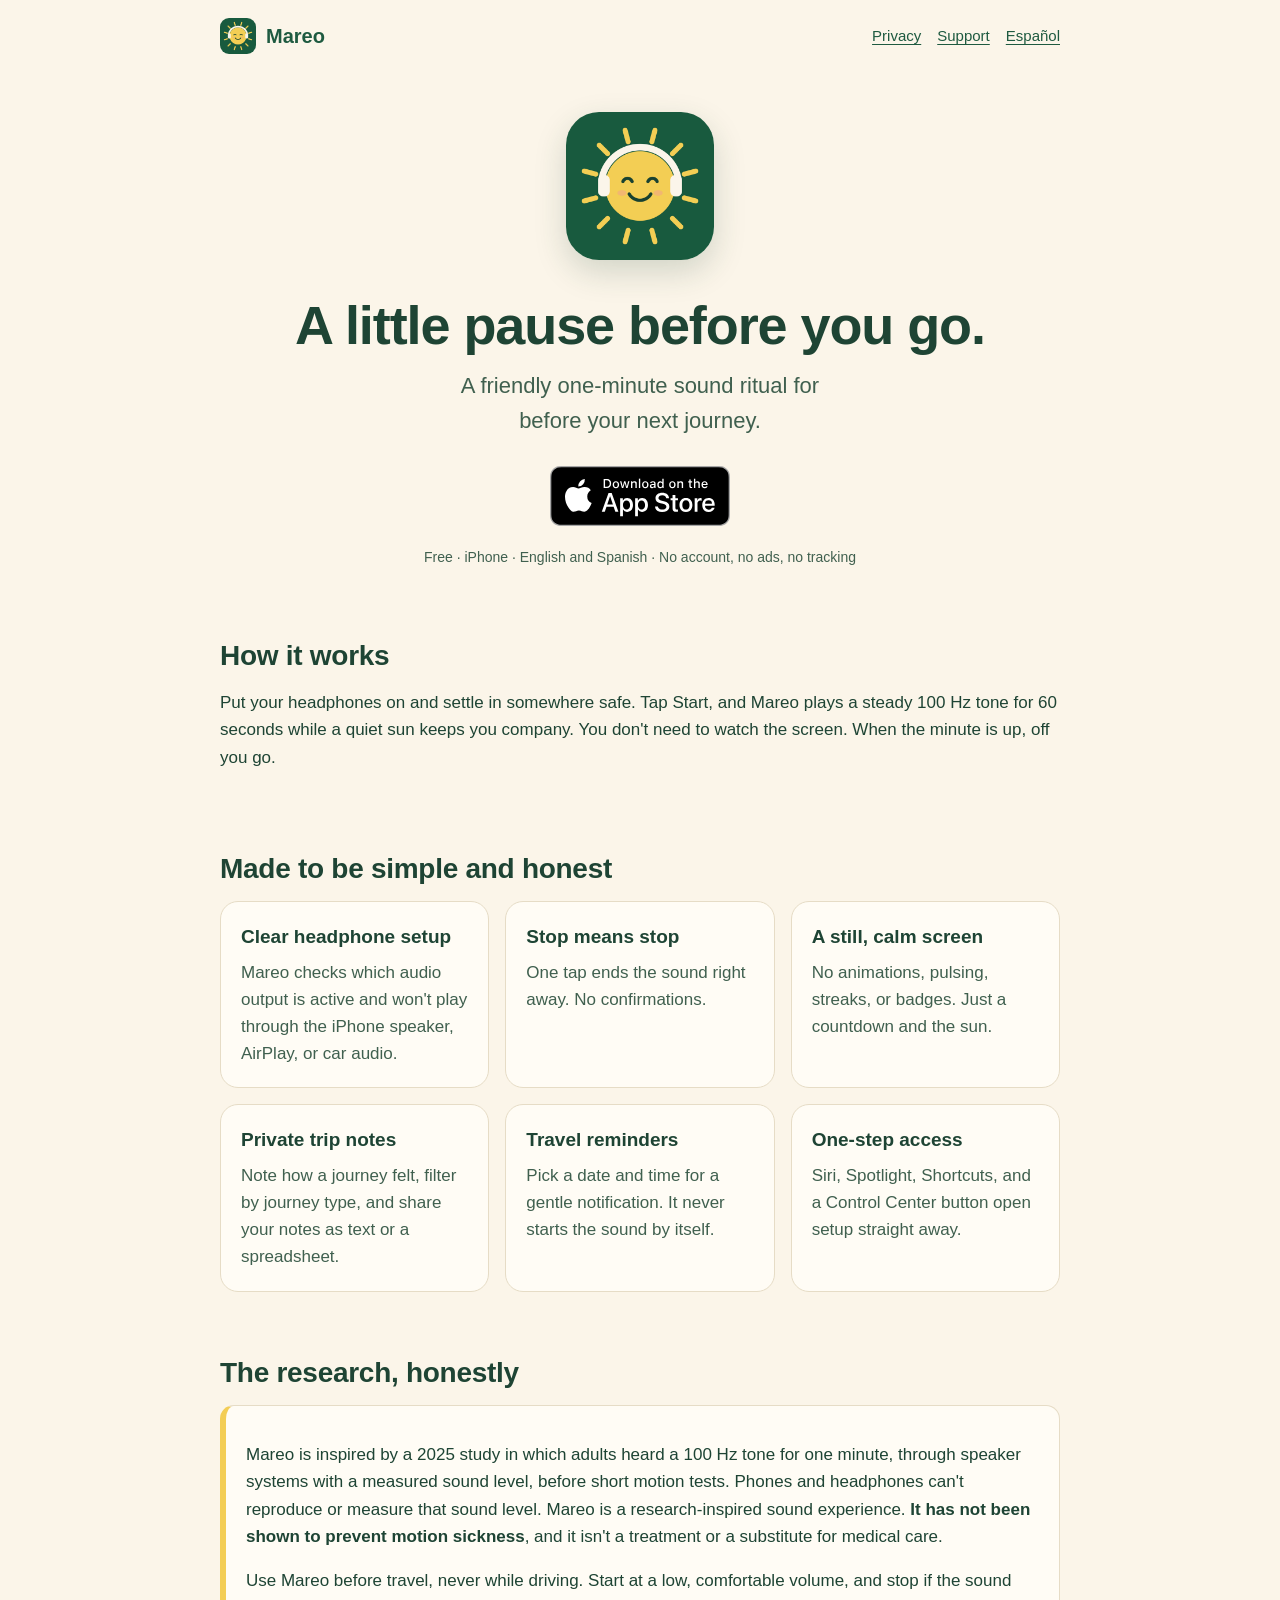
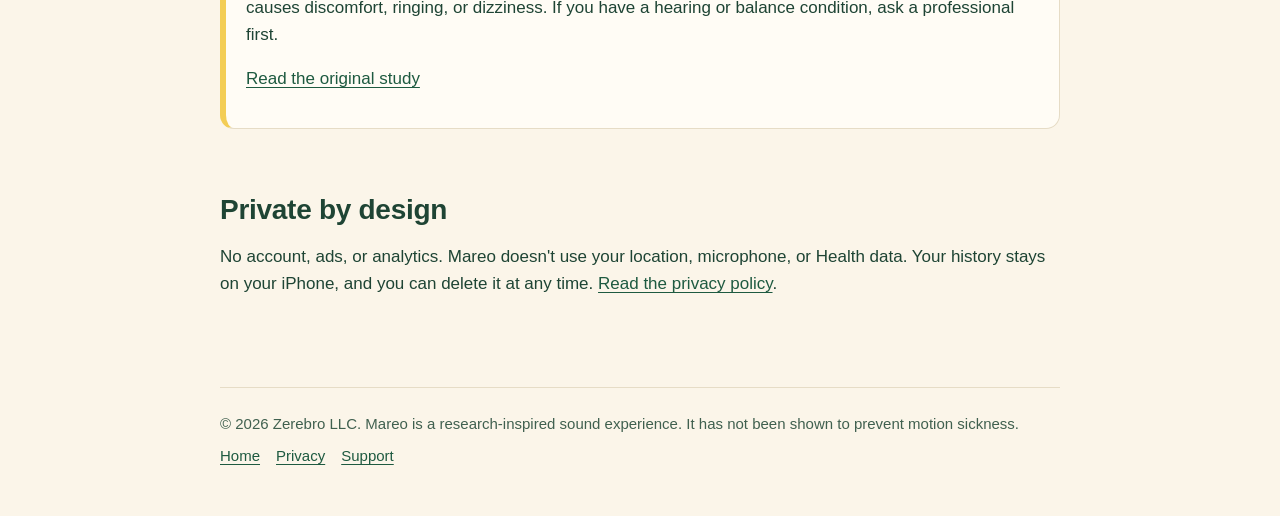
<file: index.html>
<!doctype html>
<html lang="en">
<head>
<meta charset="utf-8">
<meta name="viewport" content="width=device-width, initial-scale=1">
<title>Mareo: a little pause before you go</title>
<meta name="description" content="A friendly one-minute 100 Hz sound ritual for before you travel. Free, offline, private, in English and Spanish.">
<link rel="icon" href="assets/favicon.png">
<link rel="apple-touch-icon" href="assets/apple-touch-icon.png">
<link rel="stylesheet" href="assets/style.css?v=2">
<link rel="alternate" hreflang="es" href="es/">
</head>
<body>
<a class="skip" href="#main">Skip to content</a>
<div class="wrap">
<header class="site">
  <a class="brand" href=""><img src="assets/icon-512.png" alt="">Mareo</a>
  <nav aria-label="Main">
    <a href="privacy/">Privacy</a>
    <a href="support/">Support</a>
    <a href="es/" hreflang="es" lang="es">Español</a>
  </nav>
</header>
<main id="main">
<section class="hero">
  <img src="assets/icon-512.png" alt="">
  <h1>A little pause before you go.</h1>
  <p class="lede">A friendly one-minute sound ritual for before your next journey.</p>
  <a class="store-badge" href="https://apps.apple.com/app/id6824806565"><img src="assets/app-store-badge-en.svg" alt="Download on the App Store" width="180" height="60"></a>
  <p class="fine">Free · iPhone · English and Spanish · No account, no ads, no tracking</p>
</section>
<section>
  <h2>How it works</h2>
  <p>Put your headphones on and settle in somewhere safe. Tap Start, and Mareo plays a steady 100 Hz tone for 60 seconds while a quiet sun keeps you company. You don't need to watch the screen. When the minute is up, off you go.</p>
</section>
<section>
  <h2>Made to be simple and honest</h2>
  <div class="grid">
    <div class="card"><h3>Clear headphone setup</h3><p>Mareo checks which audio output is active and won't play through the iPhone speaker, AirPlay, or car audio.</p></div>
    <div class="card"><h3>Stop means stop</h3><p>One tap ends the sound right away. No confirmations.</p></div>
    <div class="card"><h3>A still, calm screen</h3><p>No animations, pulsing, streaks, or badges. Just a countdown and the sun.</p></div>
    <div class="card"><h3>Private trip notes</h3><p>Note how a journey felt, filter by journey type, and share your notes as text or a spreadsheet.</p></div>
    <div class="card"><h3>Travel reminders</h3><p>Pick a date and time for a gentle notification. It never starts the sound by itself.</p></div>
    <div class="card"><h3>One-step access</h3><p>Siri, Spotlight, Shortcuts, and a Control Center button open setup straight away.</p></div>
  </div>
</section>
<section>
  <h2>The research, honestly</h2>
  <div class="note">
    <p>Mareo is inspired by a 2025 study in which adults heard a 100 Hz tone for one minute, through speaker systems with a measured sound level, before short motion tests. Phones and headphones can't reproduce or measure that sound level. Mareo is a research-inspired sound experience. <strong>It has not been shown to prevent motion sickness</strong>, and it isn't a treatment or a substitute for medical care.</p>
    <p>Use Mareo before travel, never while driving. Start at a low, comfortable volume, and stop if the sound causes discomfort, ringing, or dizziness. If you have a hearing or balance condition, ask a professional first.</p>
    <p><a href="https://www.jstage.jst.go.jp/article/ehpm/30/0/30_24-00247/_html/-char/en" rel="noopener">Read the original study</a></p>
  </div>
</section>
<section>
  <h2>Private by design</h2>
  <p>No account, ads, or analytics. Mareo doesn't use your location, microphone, or Health data. Your history stays on your iPhone, and you can delete it at any time. <a href="privacy/">Read the privacy policy</a>.</p>
</section>
</main>
<footer class="site">
  <span>© 2026 Zerebro LLC. Mareo is a research-inspired sound experience. It has not been shown to prevent motion sickness.</span>
  <nav aria-label="Footer">
    <a href="">Home</a>
    <a href="privacy/">Privacy</a>
    <a href="support/">Support</a>
  </nav>
</footer>
</div>
</body>
</html>
</file>
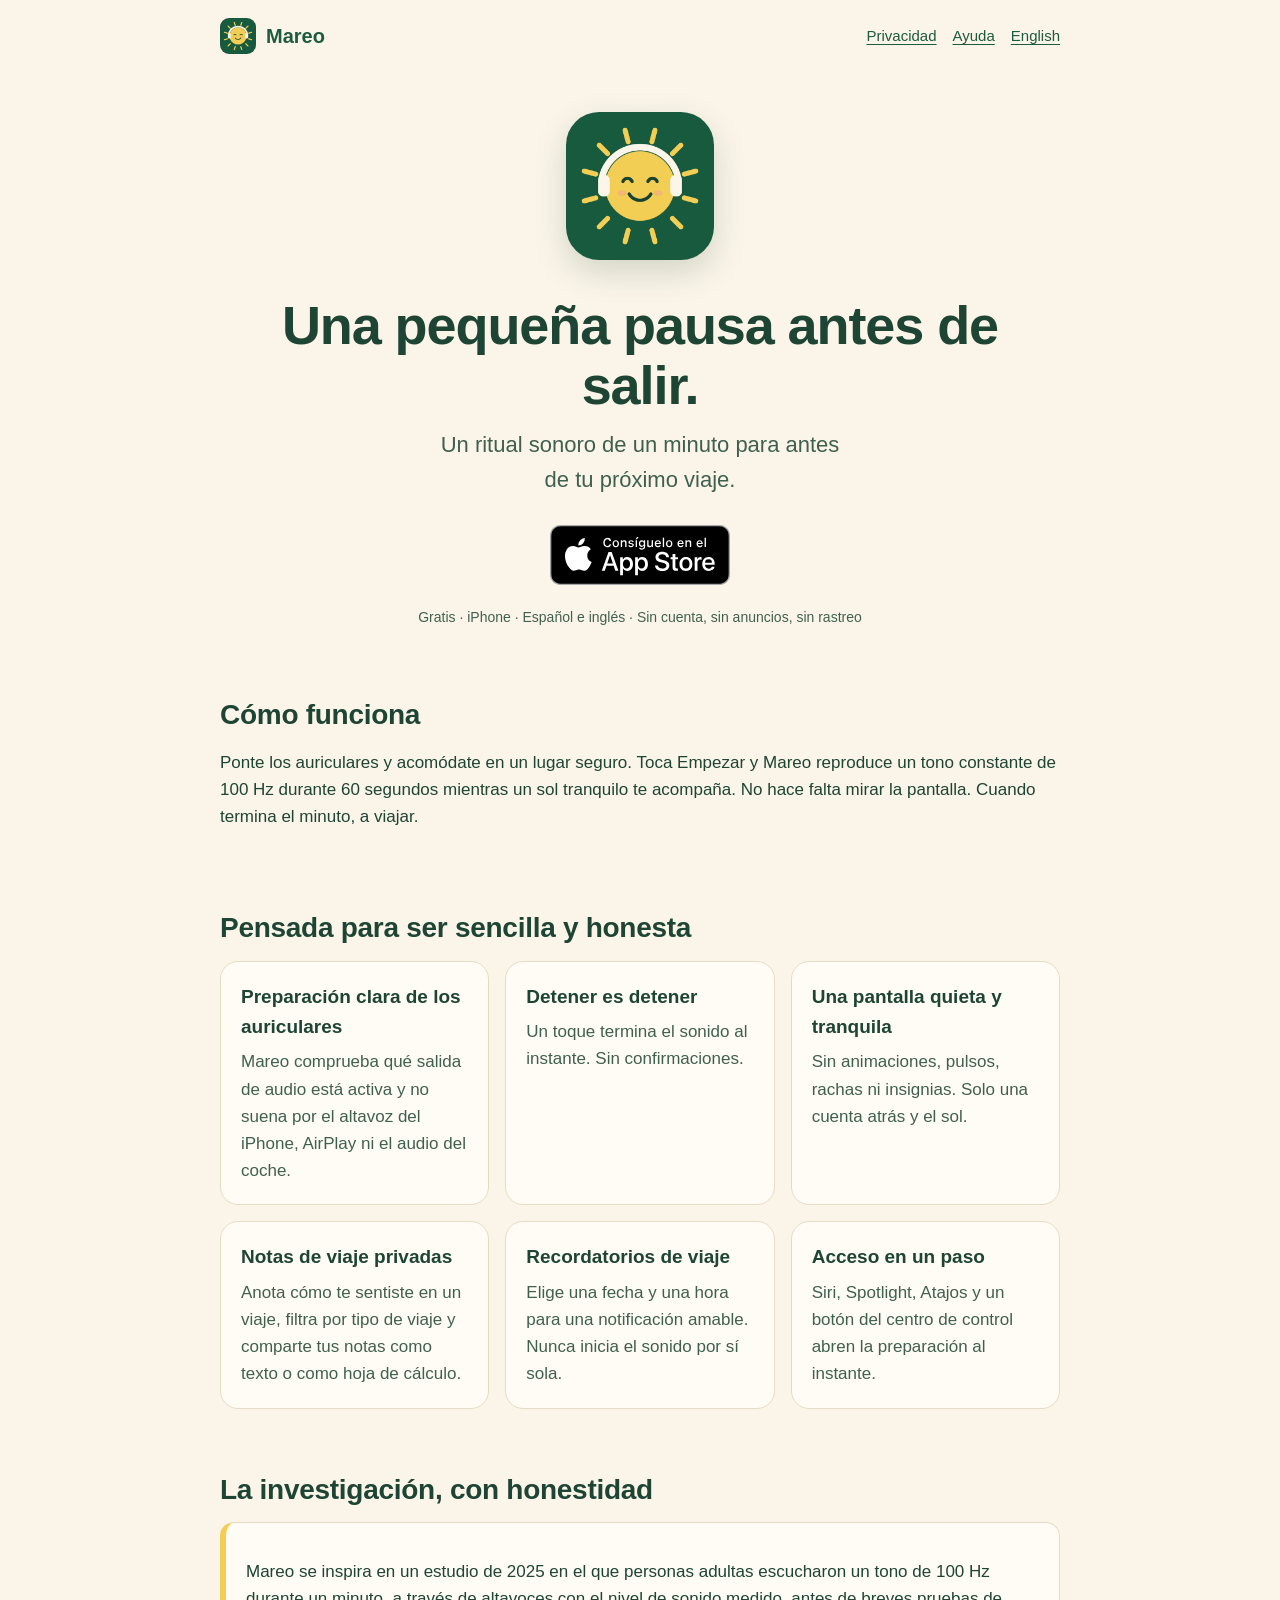
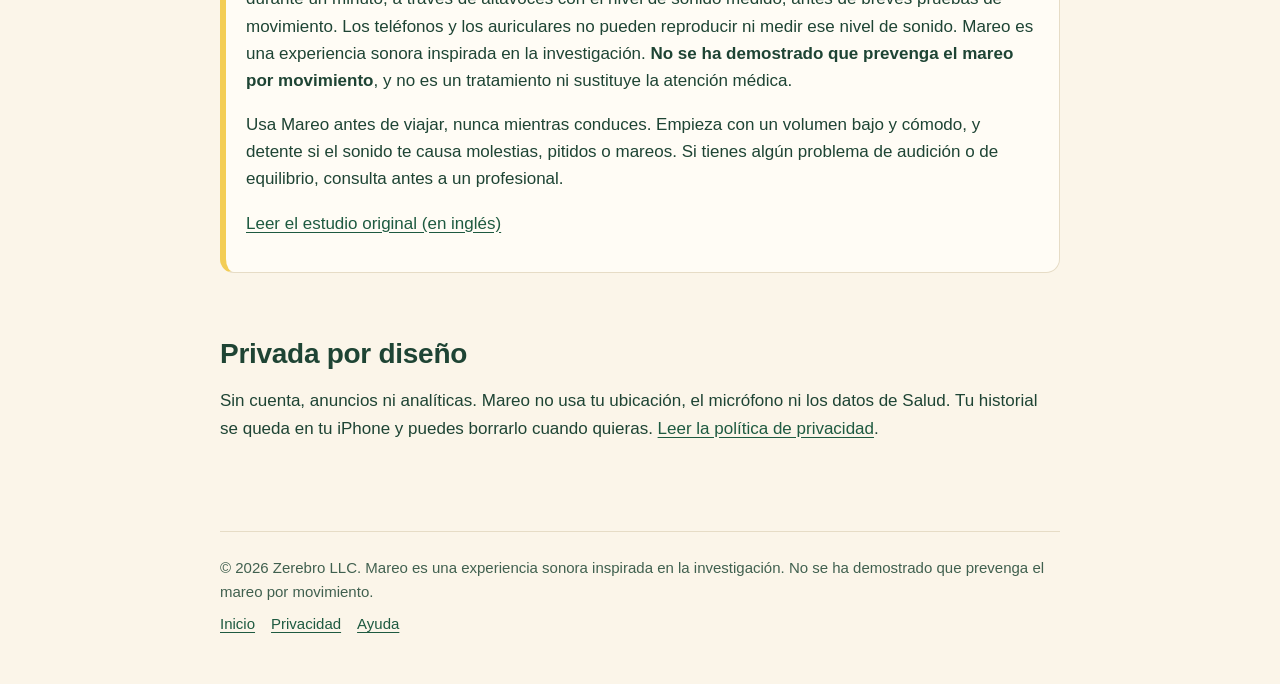
<file: es/index.html>
<!doctype html>
<html lang="es">
<head>
<meta charset="utf-8">
<meta name="viewport" content="width=device-width, initial-scale=1">
<title>Mareo: una pequeña pausa antes de salir</title>
<meta name="description" content="Un ritual sonoro de un minuto con un tono de 100 Hz para antes de viajar. Gratis, sin conexión, privado, en español e inglés.">
<link rel="icon" href="../assets/favicon.png">
<link rel="apple-touch-icon" href="../assets/apple-touch-icon.png">
<link rel="stylesheet" href="../assets/style.css?v=2">
<link rel="alternate" hreflang="en" href="../">
</head>
<body>
<a class="skip" href="#main">Ir al contenido</a>
<div class="wrap">
<header class="site">
  <a class="brand" href="../es/"><img src="../assets/icon-512.png" alt="">Mareo</a>
  <nav aria-label="Main">
    <a href="../es/privacy/">Privacidad</a>
    <a href="../es/support/">Ayuda</a>
    <a href="../" hreflang="en" lang="en">English</a>
  </nav>
</header>
<main id="main">
<section class="hero">
  <img src="../assets/icon-512.png" alt="">
  <h1>Una pequeña pausa antes de salir.</h1>
  <p class="lede">Un ritual sonoro de un minuto para antes de tu próximo viaje.</p>
  <a class="store-badge" href="https://apps.apple.com/app/id6824806565"><img src="../assets/app-store-badge-es.svg" alt="Consíguelo en el App Store" width="180" height="60"></a>
  <p class="fine">Gratis · iPhone · Español e inglés · Sin cuenta, sin anuncios, sin rastreo</p>
</section>
<section>
  <h2>Cómo funciona</h2>
  <p>Ponte los auriculares y acomódate en un lugar seguro. Toca Empezar y Mareo reproduce un tono constante de 100 Hz durante 60 segundos mientras un sol tranquilo te acompaña. No hace falta mirar la pantalla. Cuando termina el minuto, a viajar.</p>
</section>
<section>
  <h2>Pensada para ser sencilla y honesta</h2>
  <div class="grid">
    <div class="card"><h3>Preparación clara de los auriculares</h3><p>Mareo comprueba qué salida de audio está activa y no suena por el altavoz del iPhone, AirPlay ni el audio del coche.</p></div>
    <div class="card"><h3>Detener es detener</h3><p>Un toque termina el sonido al instante. Sin confirmaciones.</p></div>
    <div class="card"><h3>Una pantalla quieta y tranquila</h3><p>Sin animaciones, pulsos, rachas ni insignias. Solo una cuenta atrás y el sol.</p></div>
    <div class="card"><h3>Notas de viaje privadas</h3><p>Anota cómo te sentiste en un viaje, filtra por tipo de viaje y comparte tus notas como texto o como hoja de cálculo.</p></div>
    <div class="card"><h3>Recordatorios de viaje</h3><p>Elige una fecha y una hora para una notificación amable. Nunca inicia el sonido por sí sola.</p></div>
    <div class="card"><h3>Acceso en un paso</h3><p>Siri, Spotlight, Atajos y un botón del centro de control abren la preparación al instante.</p></div>
  </div>
</section>
<section>
  <h2>La investigación, con honestidad</h2>
  <div class="note">
    <p>Mareo se inspira en un estudio de 2025 en el que personas adultas escucharon un tono de 100 Hz durante un minuto, a través de altavoces con el nivel de sonido medido, antes de breves pruebas de movimiento. Los teléfonos y los auriculares no pueden reproducir ni medir ese nivel de sonido. Mareo es una experiencia sonora inspirada en la investigación. <strong>No se ha demostrado que prevenga el mareo por movimiento</strong>, y no es un tratamiento ni sustituye la atención médica.</p>
    <p>Usa Mareo antes de viajar, nunca mientras conduces. Empieza con un volumen bajo y cómodo, y detente si el sonido te causa molestias, pitidos o mareos. Si tienes algún problema de audición o de equilibrio, consulta antes a un profesional.</p>
    <p><a href="https://www.jstage.jst.go.jp/article/ehpm/30/0/30_24-00247/_html/-char/en" rel="noopener">Leer el estudio original (en inglés)</a></p>
  </div>
</section>
<section>
  <h2>Privada por diseño</h2>
  <p>Sin cuenta, anuncios ni analíticas. Mareo no usa tu ubicación, el micrófono ni los datos de Salud. Tu historial se queda en tu iPhone y puedes borrarlo cuando quieras. <a href="privacy/">Leer la política de privacidad</a>.</p>
</section>
</main>
<footer class="site">
  <span>© 2026 Zerebro LLC. Mareo es una experiencia sonora inspirada en la investigación. No se ha demostrado que prevenga el mareo por movimiento.</span>
  <nav aria-label="Footer">
    <a href="../es/">Inicio</a>
    <a href="../es/privacy/">Privacidad</a>
    <a href="../es/support/">Ayuda</a>
  </nav>
</footer>
</div>
</body>
</html>
</file>
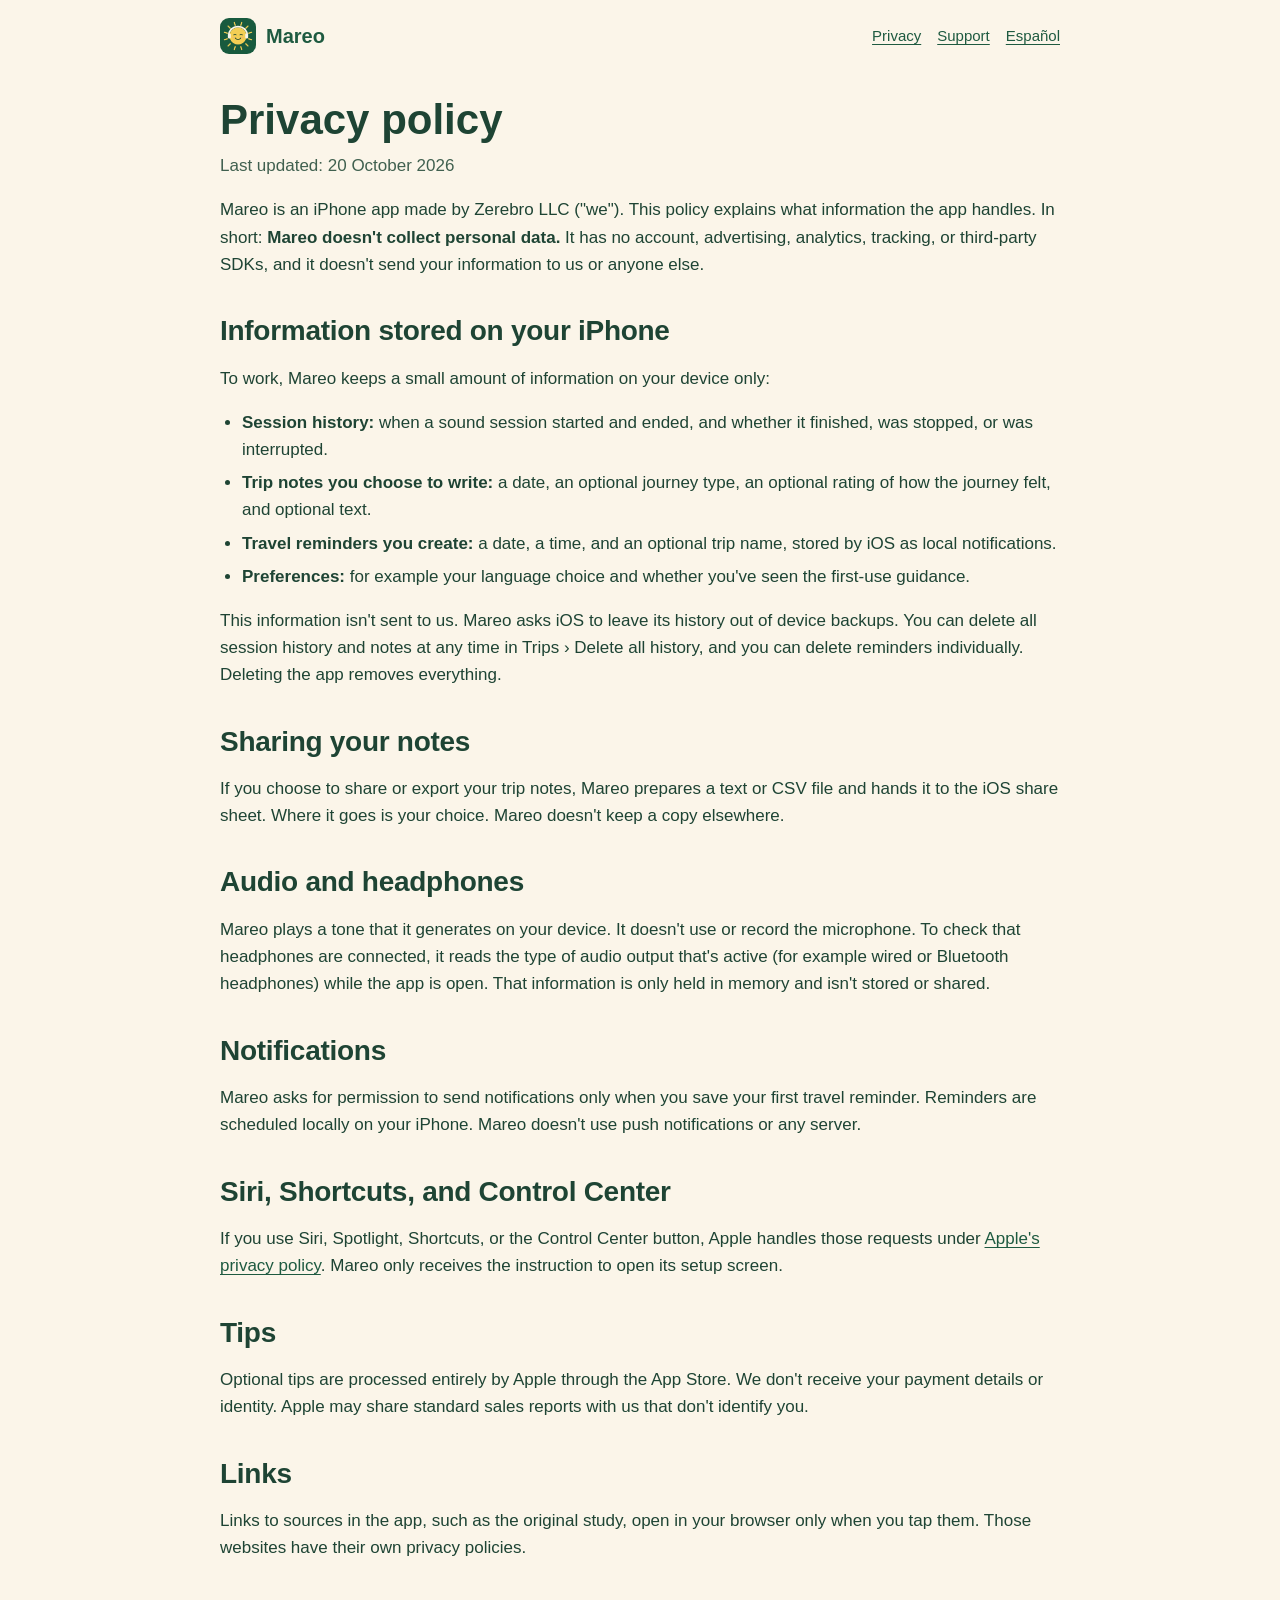
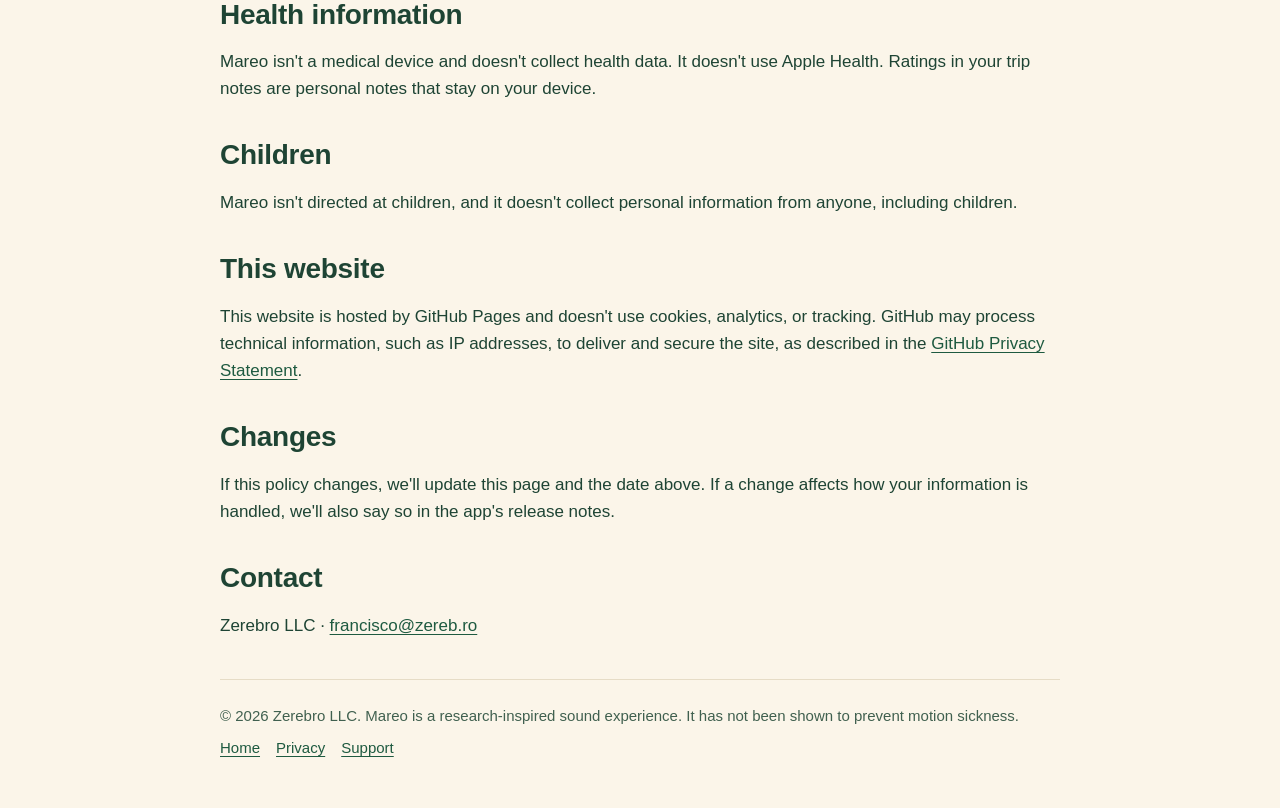
<file: privacy/index.html>
<!doctype html>
<html lang="en">
<head>
<meta charset="utf-8">
<meta name="viewport" content="width=device-width, initial-scale=1">
<title>Privacy policy · Mareo</title>
<meta name="description" content="Mareo doesn't collect personal data.">
<link rel="icon" href="../assets/favicon.png">
<link rel="apple-touch-icon" href="../assets/apple-touch-icon.png">
<link rel="stylesheet" href="../assets/style.css?v=2">
<link rel="alternate" hreflang="es" href="../es/privacy/">
</head>
<body>
<a class="skip" href="#main">Skip to content</a>
<div class="wrap">
<header class="site">
  <a class="brand" href="../"><img src="../assets/icon-512.png" alt="">Mareo</a>
  <nav aria-label="Main">
    <a href="../privacy/">Privacy</a>
    <a href="../support/">Support</a>
    <a href="../es/privacy/" hreflang="es" lang="es">Español</a>
  </nav>
</header>
<main id="main">
<article>
  <h1>Privacy policy</h1>
  <p class="updated">Last updated: 20 October 2026</p>

  <p>Mareo is an iPhone app made by Zerebro LLC ("we"). This policy explains what information the app handles. In short: <strong>Mareo doesn't collect personal data.</strong> It has no account, advertising, analytics, tracking, or third-party SDKs, and it doesn't send your information to us or anyone else.</p>

  <h2>Information stored on your iPhone</h2>
  <p>To work, Mareo keeps a small amount of information on your device only:</p>
  <ul>
    <li><strong>Session history:</strong> when a sound session started and ended, and whether it finished, was stopped, or was interrupted.</li>
    <li><strong>Trip notes you choose to write:</strong> a date, an optional journey type, an optional rating of how the journey felt, and optional text.</li>
    <li><strong>Travel reminders you create:</strong> a date, a time, and an optional trip name, stored by iOS as local notifications.</li>
    <li><strong>Preferences:</strong> for example your language choice and whether you've seen the first-use guidance.</li>
  </ul>
  <p>This information isn't sent to us. Mareo asks iOS to leave its history out of device backups. You can delete all session history and notes at any time in Trips › Delete all history, and you can delete reminders individually. Deleting the app removes everything.</p>

  <h2>Sharing your notes</h2>
  <p>If you choose to share or export your trip notes, Mareo prepares a text or CSV file and hands it to the iOS share sheet. Where it goes is your choice. Mareo doesn't keep a copy elsewhere.</p>

  <h2>Audio and headphones</h2>
  <p>Mareo plays a tone that it generates on your device. It doesn't use or record the microphone. To check that headphones are connected, it reads the type of audio output that's active (for example wired or Bluetooth headphones) while the app is open. That information is only held in memory and isn't stored or shared.</p>

  <h2>Notifications</h2>
  <p>Mareo asks for permission to send notifications only when you save your first travel reminder. Reminders are scheduled locally on your iPhone. Mareo doesn't use push notifications or any server.</p>

  <h2>Siri, Shortcuts, and Control Center</h2>
  <p>If you use Siri, Spotlight, Shortcuts, or the Control Center button, Apple handles those requests under <a href="https://www.apple.com/legal/privacy/" rel="noopener">Apple's privacy policy</a>. Mareo only receives the instruction to open its setup screen.</p>

  <h2>Tips</h2>
  <p>Optional tips are processed entirely by Apple through the App Store. We don't receive your payment details or identity. Apple may share standard sales reports with us that don't identify you.</p>

  <h2>Links</h2>
  <p>Links to sources in the app, such as the original study, open in your browser only when you tap them. Those websites have their own privacy policies.</p>

  <h2>Health information</h2>
  <p>Mareo isn't a medical device and doesn't collect health data. It doesn't use Apple Health. Ratings in your trip notes are personal notes that stay on your device.</p>

  <h2>Children</h2>
  <p>Mareo isn't directed at children, and it doesn't collect personal information from anyone, including children.</p>

  <h2>This website</h2>
  <p>This website is hosted by GitHub Pages and doesn't use cookies, analytics, or tracking. GitHub may process technical information, such as IP addresses, to deliver and secure the site, as described in the <a href="https://docs.github.com/site-policy/privacy-policies/github-general-privacy-statement" rel="noopener">GitHub Privacy Statement</a>.</p>

  <h2>Changes</h2>
  <p>If this policy changes, we'll update this page and the date above. If a change affects how your information is handled, we'll also say so in the app's release notes.</p>

  <h2>Contact</h2>
  <p>Zerebro LLC · <a href="mailto:francisco@zereb.ro">francisco@zereb.ro</a></p>
</article>
</main>
<footer class="site">
  <span>© 2026 Zerebro LLC. Mareo is a research-inspired sound experience. It has not been shown to prevent motion sickness.</span>
  <nav aria-label="Footer">
    <a href="../">Home</a>
    <a href="../privacy/">Privacy</a>
    <a href="../support/">Support</a>
  </nav>
</footer>
</div>
</body>
</html>
</file>
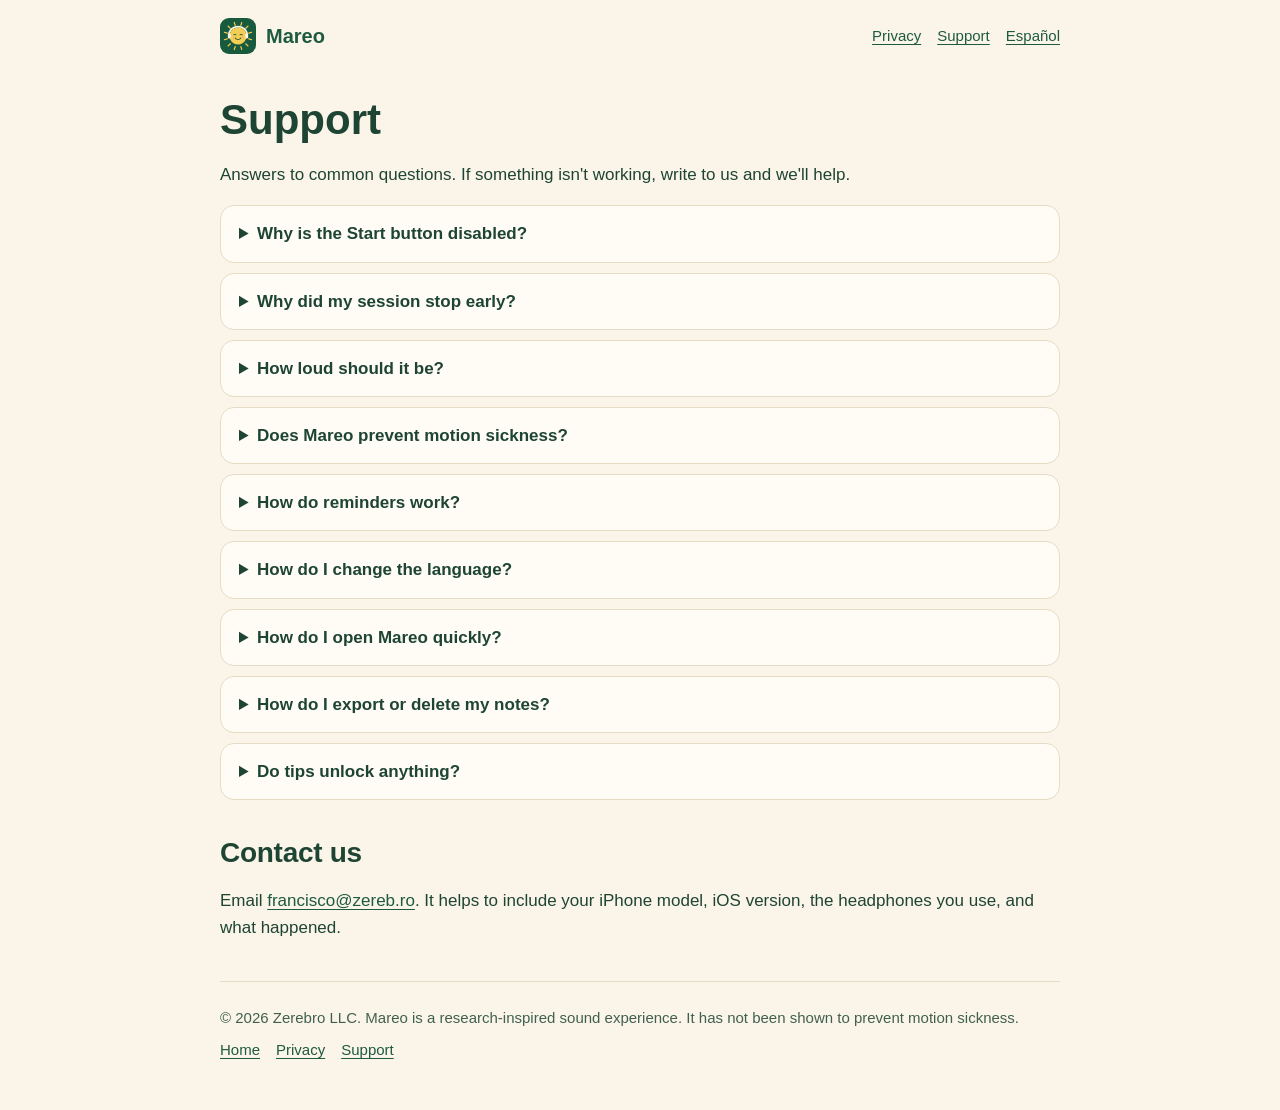
<file: support/index.html>
<!doctype html>
<html lang="en">
<head>
<meta charset="utf-8">
<meta name="viewport" content="width=device-width, initial-scale=1">
<title>Support · Mareo</title>
<meta name="description" content="Help with Mareo: headphones, sessions, reminders, language, and contact.">
<link rel="icon" href="../assets/favicon.png">
<link rel="apple-touch-icon" href="../assets/apple-touch-icon.png">
<link rel="stylesheet" href="../assets/style.css?v=2">
<link rel="alternate" hreflang="es" href="../es/support/">
</head>
<body>
<a class="skip" href="#main">Skip to content</a>
<div class="wrap">
<header class="site">
  <a class="brand" href="../"><img src="../assets/icon-512.png" alt="">Mareo</a>
  <nav aria-label="Main">
    <a href="../privacy/">Privacy</a>
    <a href="../support/">Support</a>
    <a href="../es/support/" hreflang="es" lang="es">Español</a>
  </nav>
</header>
<main id="main">
<article>
  <h1>Support</h1>
  <p>Answers to common questions. If something isn't working, write to us and we'll help.</p>
  <details><summary>Why is the Start button disabled?</summary><p>For safety, Mareo only plays through wired or Bluetooth headphones. Connect your headphones, then turn on “I'm wearing both earbuds or headphones” on the setup screen. The iPhone speaker, AirPlay, and car audio aren't supported.</p></details>
  <details><summary>Why did my session stop early?</summary><p>Mareo plays only while it's open. Locking the screen, switching apps, opening Control Center, a call or alarm, or a change in audio output stops the sound on purpose. It never restarts by itself, so tap Back to setup when you're ready.</p></details>
  <details><summary>How loud should it be?</summary><p>Low and comfortable. Set your volume before you start, and stop if the sound causes discomfort, ringing, or dizziness. Mareo can't measure the sound level at your ear.</p></details>
  <details><summary>Does Mareo prevent motion sickness?</summary><p>Mareo is inspired by early research, but it has not been shown to prevent motion sickness, and it isn't a treatment. If motion sickness affects you, talk to a health professional.</p></details>
  <details><summary>How do reminders work?</summary><p>In Trips, tap + › Add a reminder, or use “Remind me before a trip” on Home. Mareo asks for notification permission when you save your first reminder. If notifications are off, turn them on in Settings › Apps › Mareo › Notifications.</p></details>
  <details><summary>How do I change the language?</summary><p>Go to About › Language and choose English or Español, then close and reopen Mareo.</p></details>
  <details><summary>How do I open Mareo quickly?</summary><p>Say “Take a minute with Mareo” to Siri, search “Take a minute” in Spotlight, or add Mareo's control to Control Center (iOS 18 or later). Each one opens the setup screen. The sound only starts when you tap Start.</p></details>
  <details><summary>How do I export or delete my notes?</summary><p>In Trips, tap ··· to share your notes as text or export them as a CSV file. To delete everything, choose Delete all history.</p></details>
  <details><summary>Do tips unlock anything?</summary><p>No. Tips in About › Support Mareo are optional and simply help us keep improving the app.</p></details>
  <h2>Contact us</h2>
  <p>Email <a href="mailto:francisco@zereb.ro?subject=Mareo%20support">francisco@zereb.ro</a>. It helps to include your iPhone model, iOS version, the headphones you use, and what happened.</p>
</article>
</main>
<footer class="site">
  <span>© 2026 Zerebro LLC. Mareo is a research-inspired sound experience. It has not been shown to prevent motion sickness.</span>
  <nav aria-label="Footer">
    <a href="../">Home</a>
    <a href="../privacy/">Privacy</a>
    <a href="../support/">Support</a>
  </nav>
</footer>
</div>
</body>
</html>
</file>
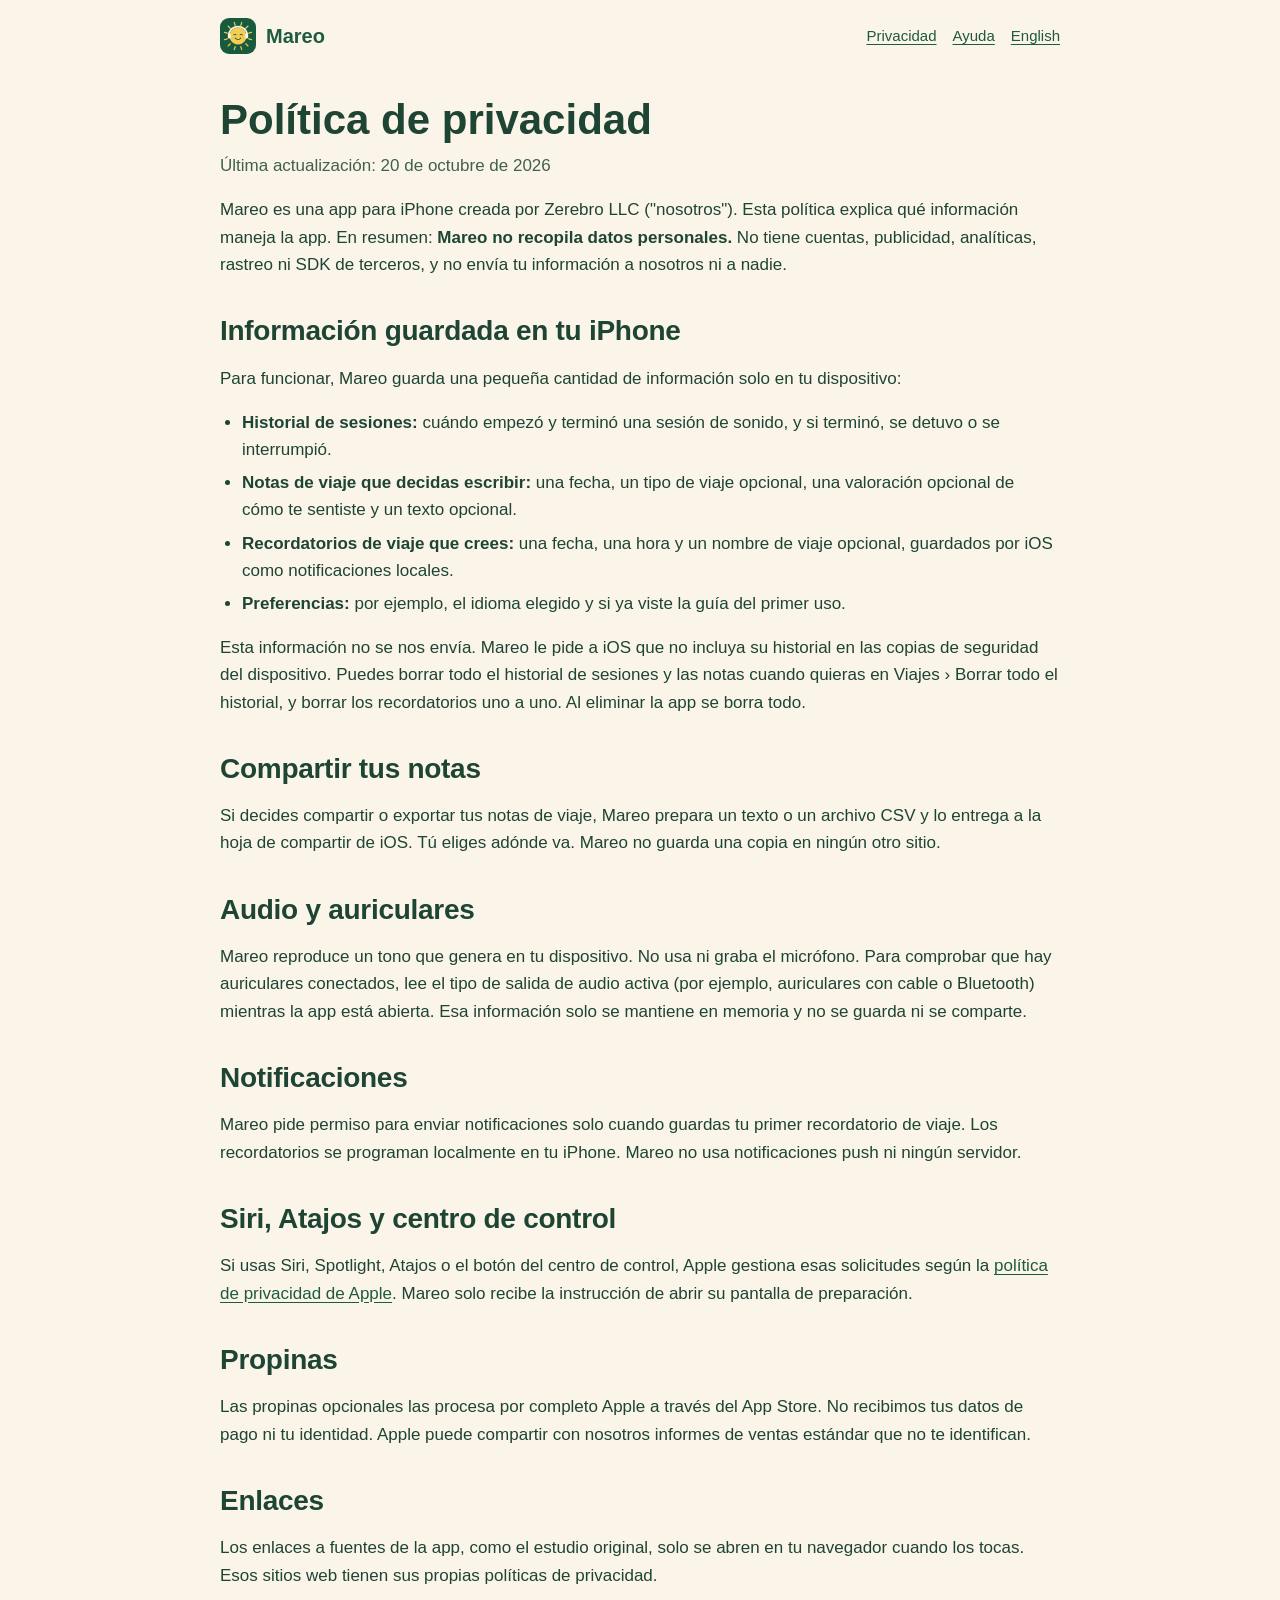
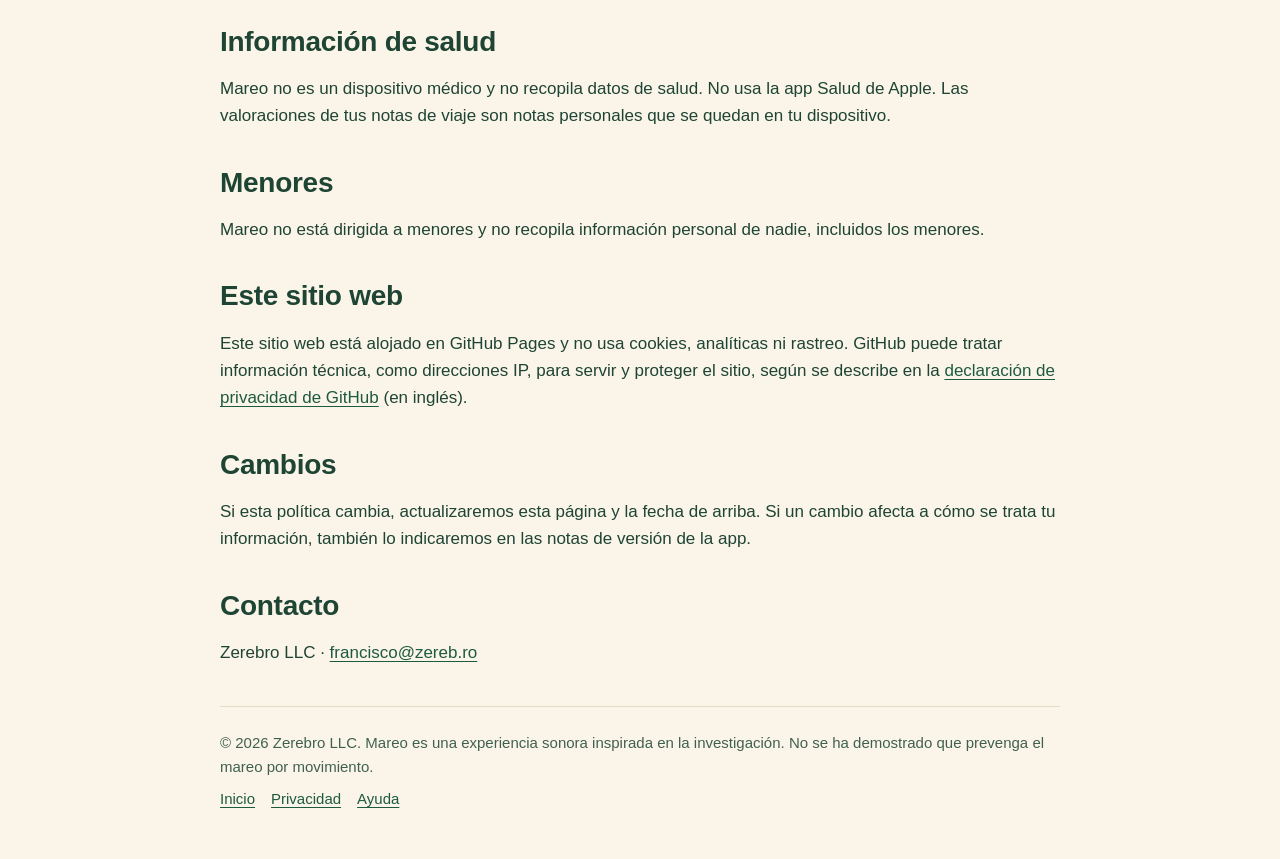
<file: es/privacy/index.html>
<!doctype html>
<html lang="es">
<head>
<meta charset="utf-8">
<meta name="viewport" content="width=device-width, initial-scale=1">
<title>Política de privacidad · Mareo</title>
<meta name="description" content="Mareo no recopila datos personales.">
<link rel="icon" href="../../assets/favicon.png">
<link rel="apple-touch-icon" href="../../assets/apple-touch-icon.png">
<link rel="stylesheet" href="../../assets/style.css?v=2">
<link rel="alternate" hreflang="en" href="../../privacy/">
</head>
<body>
<a class="skip" href="#main">Ir al contenido</a>
<div class="wrap">
<header class="site">
  <a class="brand" href="../../es/"><img src="../../assets/icon-512.png" alt="">Mareo</a>
  <nav aria-label="Main">
    <a href="../../es/privacy/">Privacidad</a>
    <a href="../../es/support/">Ayuda</a>
    <a href="../../privacy/" hreflang="en" lang="en">English</a>
  </nav>
</header>
<main id="main">
<article>
  <h1>Política de privacidad</h1>
  <p class="updated">Última actualización: 20 de octubre de 2026</p>

  <p>Mareo es una app para iPhone creada por Zerebro LLC ("nosotros"). Esta política explica qué información maneja la app. En resumen: <strong>Mareo no recopila datos personales.</strong> No tiene cuentas, publicidad, analíticas, rastreo ni SDK de terceros, y no envía tu información a nosotros ni a nadie.</p>

  <h2>Información guardada en tu iPhone</h2>
  <p>Para funcionar, Mareo guarda una pequeña cantidad de información solo en tu dispositivo:</p>
  <ul>
    <li><strong>Historial de sesiones:</strong> cuándo empezó y terminó una sesión de sonido, y si terminó, se detuvo o se interrumpió.</li>
    <li><strong>Notas de viaje que decidas escribir:</strong> una fecha, un tipo de viaje opcional, una valoración opcional de cómo te sentiste y un texto opcional.</li>
    <li><strong>Recordatorios de viaje que crees:</strong> una fecha, una hora y un nombre de viaje opcional, guardados por iOS como notificaciones locales.</li>
    <li><strong>Preferencias:</strong> por ejemplo, el idioma elegido y si ya viste la guía del primer uso.</li>
  </ul>
  <p>Esta información no se nos envía. Mareo le pide a iOS que no incluya su historial en las copias de seguridad del dispositivo. Puedes borrar todo el historial de sesiones y las notas cuando quieras en Viajes › Borrar todo el historial, y borrar los recordatorios uno a uno. Al eliminar la app se borra todo.</p>

  <h2>Compartir tus notas</h2>
  <p>Si decides compartir o exportar tus notas de viaje, Mareo prepara un texto o un archivo CSV y lo entrega a la hoja de compartir de iOS. Tú eliges adónde va. Mareo no guarda una copia en ningún otro sitio.</p>

  <h2>Audio y auriculares</h2>
  <p>Mareo reproduce un tono que genera en tu dispositivo. No usa ni graba el micrófono. Para comprobar que hay auriculares conectados, lee el tipo de salida de audio activa (por ejemplo, auriculares con cable o Bluetooth) mientras la app está abierta. Esa información solo se mantiene en memoria y no se guarda ni se comparte.</p>

  <h2>Notificaciones</h2>
  <p>Mareo pide permiso para enviar notificaciones solo cuando guardas tu primer recordatorio de viaje. Los recordatorios se programan localmente en tu iPhone. Mareo no usa notificaciones push ni ningún servidor.</p>

  <h2>Siri, Atajos y centro de control</h2>
  <p>Si usas Siri, Spotlight, Atajos o el botón del centro de control, Apple gestiona esas solicitudes según la <a href="https://www.apple.com/es/legal/privacy/" rel="noopener">política de privacidad de Apple</a>. Mareo solo recibe la instrucción de abrir su pantalla de preparación.</p>

  <h2>Propinas</h2>
  <p>Las propinas opcionales las procesa por completo Apple a través del App Store. No recibimos tus datos de pago ni tu identidad. Apple puede compartir con nosotros informes de ventas estándar que no te identifican.</p>

  <h2>Enlaces</h2>
  <p>Los enlaces a fuentes de la app, como el estudio original, solo se abren en tu navegador cuando los tocas. Esos sitios web tienen sus propias políticas de privacidad.</p>

  <h2>Información de salud</h2>
  <p>Mareo no es un dispositivo médico y no recopila datos de salud. No usa la app Salud de Apple. Las valoraciones de tus notas de viaje son notas personales que se quedan en tu dispositivo.</p>

  <h2>Menores</h2>
  <p>Mareo no está dirigida a menores y no recopila información personal de nadie, incluidos los menores.</p>

  <h2>Este sitio web</h2>
  <p>Este sitio web está alojado en GitHub Pages y no usa cookies, analíticas ni rastreo. GitHub puede tratar información técnica, como direcciones IP, para servir y proteger el sitio, según se describe en la <a href="https://docs.github.com/site-policy/privacy-policies/github-general-privacy-statement" rel="noopener">declaración de privacidad de GitHub</a> (en inglés).</p>

  <h2>Cambios</h2>
  <p>Si esta política cambia, actualizaremos esta página y la fecha de arriba. Si un cambio afecta a cómo se trata tu información, también lo indicaremos en las notas de versión de la app.</p>

  <h2>Contacto</h2>
  <p>Zerebro LLC · <a href="mailto:francisco@zereb.ro">francisco@zereb.ro</a></p>
</article>
</main>
<footer class="site">
  <span>© 2026 Zerebro LLC. Mareo es una experiencia sonora inspirada en la investigación. No se ha demostrado que prevenga el mareo por movimiento.</span>
  <nav aria-label="Footer">
    <a href="../../es/">Inicio</a>
    <a href="../../es/privacy/">Privacidad</a>
    <a href="../../es/support/">Ayuda</a>
  </nav>
</footer>
</div>
</body>
</html>
</file>
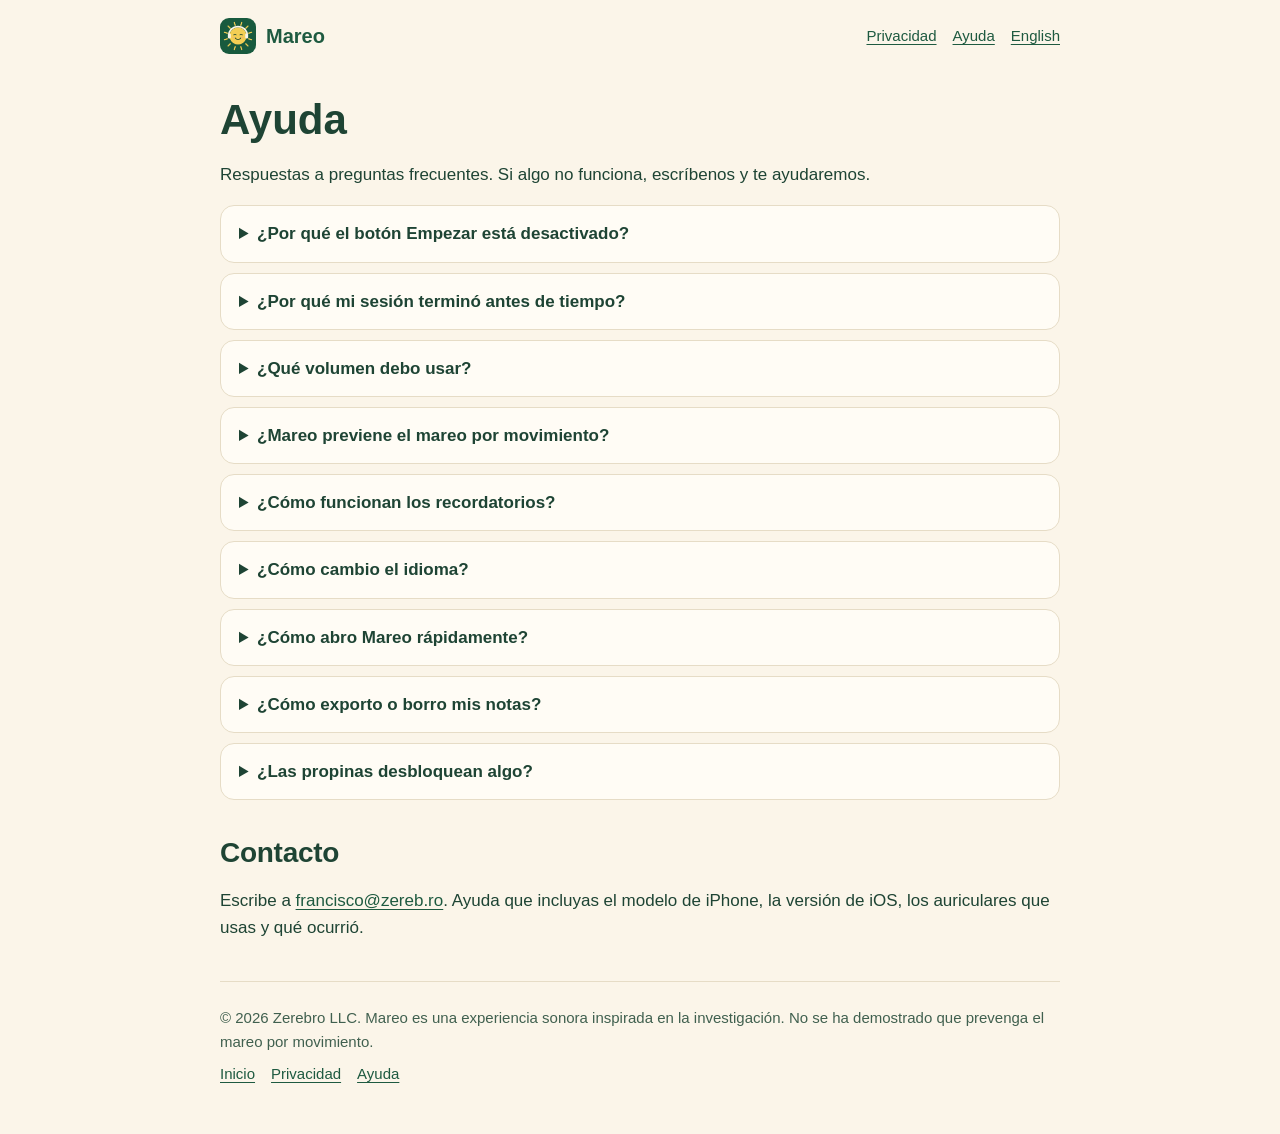
<file: es/support/index.html>
<!doctype html>
<html lang="es">
<head>
<meta charset="utf-8">
<meta name="viewport" content="width=device-width, initial-scale=1">
<title>Ayuda · Mareo</title>
<meta name="description" content="Ayuda con Mareo: auriculares, sesiones, recordatorios, idioma y contacto.">
<link rel="icon" href="../../assets/favicon.png">
<link rel="apple-touch-icon" href="../../assets/apple-touch-icon.png">
<link rel="stylesheet" href="../../assets/style.css?v=2">
<link rel="alternate" hreflang="en" href="../../support/">
</head>
<body>
<a class="skip" href="#main">Ir al contenido</a>
<div class="wrap">
<header class="site">
  <a class="brand" href="../../es/"><img src="../../assets/icon-512.png" alt="">Mareo</a>
  <nav aria-label="Main">
    <a href="../../es/privacy/">Privacidad</a>
    <a href="../../es/support/">Ayuda</a>
    <a href="../../support/" hreflang="en" lang="en">English</a>
  </nav>
</header>
<main id="main">
<article>
  <h1>Ayuda</h1>
  <p>Respuestas a preguntas frecuentes. Si algo no funciona, escríbenos y te ayudaremos.</p>
  <details><summary>¿Por qué el botón Empezar está desactivado?</summary><p>Por seguridad, Mareo solo suena por auriculares con cable o Bluetooth. Conecta tus auriculares y activa “Llevo puestos los dos auriculares” en la pantalla de preparación. El altavoz del iPhone, AirPlay y el audio del coche no son compatibles.</p></details>
  <details><summary>¿Por qué mi sesión terminó antes de tiempo?</summary><p>Mareo solo suena mientras está abierta. Bloquear la pantalla, cambiar de app, abrir el centro de control, una llamada o alarma, o un cambio en la salida de audio detienen el sonido a propósito. Nunca se reinicia solo, así que toca Volver a la preparación cuando quieras.</p></details>
  <details><summary>¿Qué volumen debo usar?</summary><p>Bajo y cómodo. Ajusta el volumen antes de empezar y detente si el sonido te causa molestias, pitidos o mareos. Mareo no puede medir el nivel de sonido que llega a tu oído.</p></details>
  <details><summary>¿Mareo previene el mareo por movimiento?</summary><p>Mareo se inspira en investigaciones iniciales, pero no se ha demostrado que prevenga el mareo por movimiento y no es un tratamiento. Si el mareo te afecta, consulta a un profesional de la salud.</p></details>
  <details><summary>¿Cómo funcionan los recordatorios?</summary><p>En Viajes, toca + › Añadir un recordatorio, o usa “Recuérdamelo antes de un viaje” en Inicio. Mareo pide permiso para notificaciones al guardar tu primer recordatorio. Si están desactivadas, actívalas en Ajustes › Apps › Mareo › Notificaciones.</p></details>
  <details><summary>¿Cómo cambio el idioma?</summary><p>Ve a Información › Idioma, elige English o Español y luego cierra y vuelve a abrir Mareo.</p></details>
  <details><summary>¿Cómo abro Mareo rápidamente?</summary><p>Dile a Siri “Tómate un minuto con Mareo”, busca “Tómate un minuto” en Spotlight o añade el control de Mareo al centro de control (iOS 18 o posterior). Todos abren la pantalla de preparación. El sonido solo empieza cuando tocas Empezar.</p></details>
  <details><summary>¿Cómo exporto o borro mis notas?</summary><p>En Viajes, toca ··· para compartir tus notas como texto o exportarlas como archivo CSV. Para borrarlo todo, elige Borrar todo el historial.</p></details>
  <details><summary>¿Las propinas desbloquean algo?</summary><p>No. Las propinas de Información › Apoya a Mareo son opcionales y nos ayudan a seguir mejorando la app.</p></details>
  <h2>Contacto</h2>
  <p>Escribe a <a href="mailto:francisco@zereb.ro?subject=Ayuda%20con%20Mareo">francisco@zereb.ro</a>. Ayuda que incluyas el modelo de iPhone, la versión de iOS, los auriculares que usas y qué ocurrió.</p>
</article>
</main>
<footer class="site">
  <span>© 2026 Zerebro LLC. Mareo es una experiencia sonora inspirada en la investigación. No se ha demostrado que prevenga el mareo por movimiento.</span>
  <nav aria-label="Footer">
    <a href="../../es/">Inicio</a>
    <a href="../../es/privacy/">Privacidad</a>
    <a href="../../es/support/">Ayuda</a>
  </nav>
</footer>
</div>
</body>
</html>
</file>
<file: assets/style.css>
:root {
  --bg: #fbf5e9;
  --surface: #fffcf5;
  --ink: #1e4434;
  --muted: #40604f;
  --primary: #1e5a40;
  --on-primary: #fffcf5;
  --butter: #f3cd55;
  --outline: #e6dcc6;
  color-scheme: light dark;
}

@media (prefers-color-scheme: dark) {
  :root {
    --bg: #16201b;
    --surface: #1f2b25;
    --ink: #e4f0e7;
    --muted: #b5cbbc;
    --primary: #a9d8b8;
    --on-primary: #0f1d16;
    --butter: #e8bf45;
    --outline: #34443b;
  }
}

* { box-sizing: border-box; }

html { -webkit-text-size-adjust: 100%; }

body {
  margin: 0;
  background: var(--bg);
  color: var(--ink);
  font: 17px/1.6 -apple-system, BlinkMacSystemFont, "SF Pro Text", "Segoe UI", Roboto, Helvetica, Arial, sans-serif;
}

a { color: var(--primary); text-underline-offset: 3px; }
a:focus-visible, button:focus-visible { outline: 3px solid var(--butter); outline-offset: 3px; border-radius: 6px; }

.wrap { max-width: 880px; margin: 0 auto; padding: 0 20px; }

header.site {
  display: flex; align-items: center; justify-content: space-between; gap: 12px;
  padding: 18px 0;
}
header.site .brand { display: flex; align-items: center; gap: 10px; font-weight: 700; font-size: 20px; color: var(--primary); text-decoration: none; }
header.site .brand img { width: 36px; height: 36px; border-radius: 9px; }
header.site nav { display: flex; gap: 16px; font-size: 15px; flex-wrap: wrap; justify-content: flex-end; }

.hero { text-align: center; padding: 40px 0 24px; }
/* Only the app icon: the App Store badge also sits in .hero and must keep Apple's own shape. */
.hero > img { width: 148px; height: 148px; border-radius: 33px; box-shadow: 0 12px 32px rgba(30, 68, 52, 0.18); }
.hero h1 { font-size: clamp(34px, 7vw, 54px); line-height: 1.1; margin: 28px 0 12px; letter-spacing: -0.02em; }
.hero p.lede { font-size: clamp(19px, 3vw, 22px); color: var(--muted); max-width: 34ch; margin: 0 auto; }

.badge {
  display: inline-block; margin-top: 28px; padding: 14px 26px; border-radius: 16px;
  background: var(--primary); color: var(--on-primary); font-weight: 600; text-decoration: none;
}
.badge.soon { opacity: 0.9; }
/* Apple's official badge, self-hosted. Keep it at least 40px tall with clear space around it. */
.store-badge { display: inline-block; margin-top: 28px; line-height: 0; }
.store-badge img { display: block; height: 60px; width: auto; border-radius: 0; box-shadow: none; }
.fine { font-size: 14px; color: var(--muted); margin-top: 12px; }

section { padding: 32px 0; }
h2 { font-size: 28px; line-height: 1.2; margin: 0 0 16px; letter-spacing: -0.01em; }
h3 { font-size: 19px; margin: 0 0 6px; }

.grid { display: grid; grid-template-columns: repeat(auto-fit, minmax(240px, 1fr)); gap: 16px; }
.card {
  background: var(--surface); border: 1px solid var(--outline); border-radius: 18px; padding: 20px;
}
.card p { margin: 0; color: var(--muted); }

.note {
  background: var(--surface); border: 1px solid var(--outline); border-left: 6px solid var(--butter);
  border-radius: 14px; padding: 18px 20px;
}

article h2 { margin-top: 36px; }
article h1 { font-size: clamp(30px, 6vw, 42px); line-height: 1.15; margin: 24px 0 8px; }
article .updated { color: var(--muted); margin-top: 0; }
article ul { padding-left: 22px; }
article li { margin: 6px 0; }

details { background: var(--surface); border: 1px solid var(--outline); border-radius: 14px; padding: 14px 18px; margin: 10px 0; }
summary { font-weight: 600; cursor: pointer; }
details p { margin: 10px 0 0; color: var(--muted); }

footer.site {
  border-top: 1px solid var(--outline); margin-top: 40px; padding: 24px 0 48px;
  font-size: 15px; color: var(--muted); display: flex; flex-wrap: wrap; gap: 8px 20px; justify-content: space-between;
}
footer.site nav { display: flex; gap: 16px; flex-wrap: wrap; }

@media (prefers-reduced-motion: no-preference) {
  .badge { transition: transform 0.15s ease; }
  .badge:hover { transform: translateY(-1px); }
}

.skip { position: absolute; left: -9999px; top: 8px; background: var(--surface); padding: 8px 12px; border-radius: 8px; }
.skip:focus { left: 12px; }
</file>
